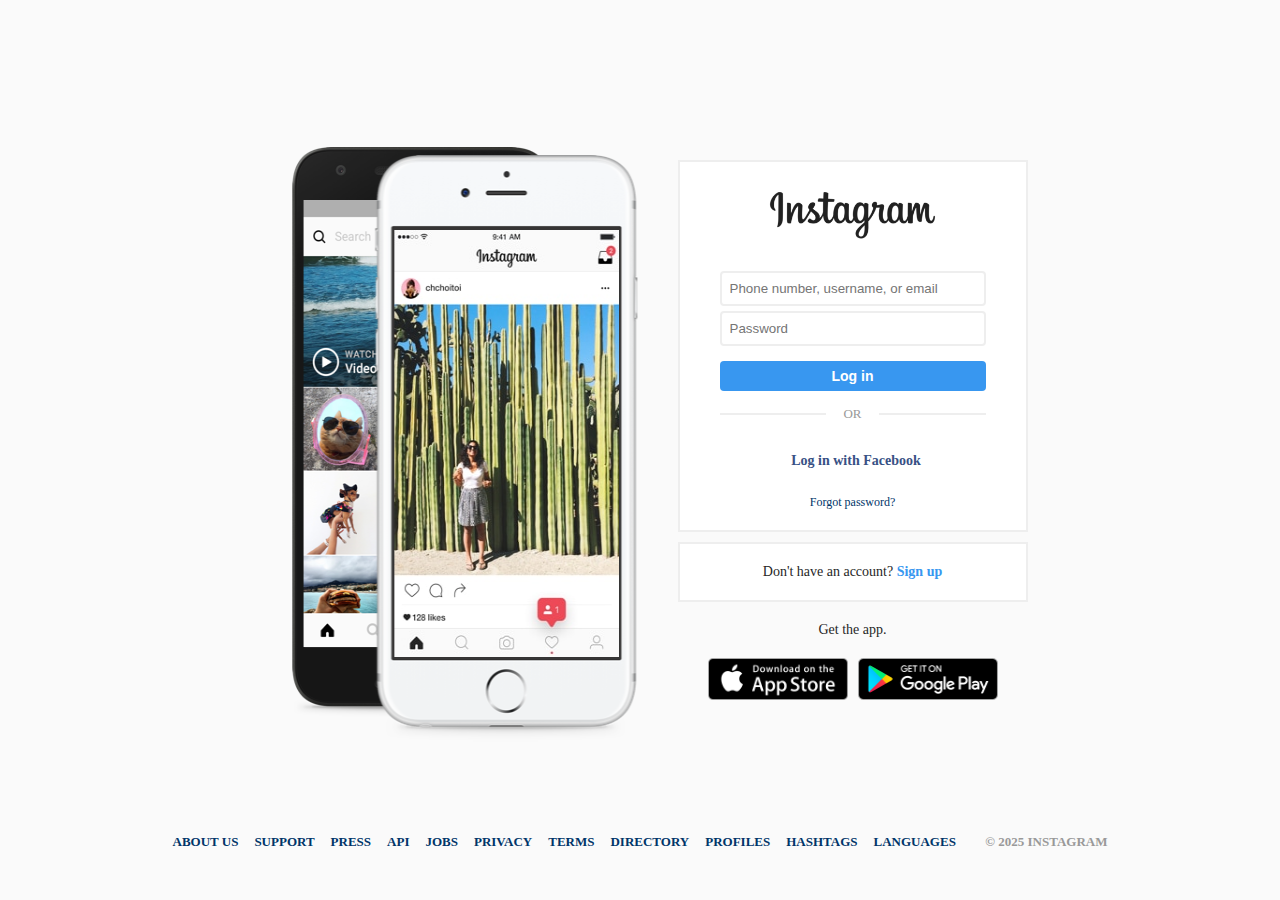
<file: Lab2/instagram/index.html>
<!DOCTYPE html>
<html lang="en">
  <head>
    <meta charset="UTF-8" />
    <link rel="stylesheet" href="index.css" />
    <title>Instagram</title>
  </head>

  <body>
    <div id="wrapper">
      <div class="container">
        <div class="phone-app-demo">
          <img src="./img/mobile-app.png" />
        </div>
        <div class="form-data">
          <form action="">
            <div class="logo">
              <img src="./img/logo.png" alt="logo" />
            </div>
            <input type="text" placeholder="Phone number, username, or email" />
            <input type="password" placeholder="Password" />
            <button class="form-btn" type="submit">Log in</button>
            <span class="has-separator">Or</span>
            <a class="facebook-login" href="#">
              <i class="fab fa-facebook-square"></i> Log in with Facebook
            </a>
            <a class="password-reset" href="#">Forgot password?</a>
          </form>
          <div class="sign-up">
            Don't have an account? <a href="#">Sign up</a>
          </div>
          <div class="get-the-app">
            <span>Get the app.</span>
            <div class="badges">
              <img src="./img/app-store.png" alt="app-store" />
              <img src="./img/google-play.png" alt="google-play" />
            </div>
          </div>
        </div>
      </div>

      <footer>
        <div class="container">
          <nav class="footer-nav">
            <ul>
              <li>
                <a href="#">About us</a>
              </li>
              <li>
                <a href="#">Support</a>
              </li>
              <li>
                <a href="#">Press</a>
              </li>
              <li>
                <a href="#">Api</a>
              </li>
              <li>
                <a href="#">Jobs</a>
              </li>
              <li>
                <a href="#">Privacy</a>
              </li>
              <li>
                <a href="#">Terms</a>
              </li>
              <li>
                <a href="#">Directory</a>
              </li>
              <li>
                <a href="#">Profiles</a>
              </li>
              <li>
                <a href="#">Hashtags</a>
              </li>
              <li>
                <a href="#">Languages</a>
              </li>
            </ul>
          </nav>
          <div class="copyright-notice">&copy 2025 Instagram</div>
        </div>
      </footer>
    </div>
  </body>
</html>
</file>
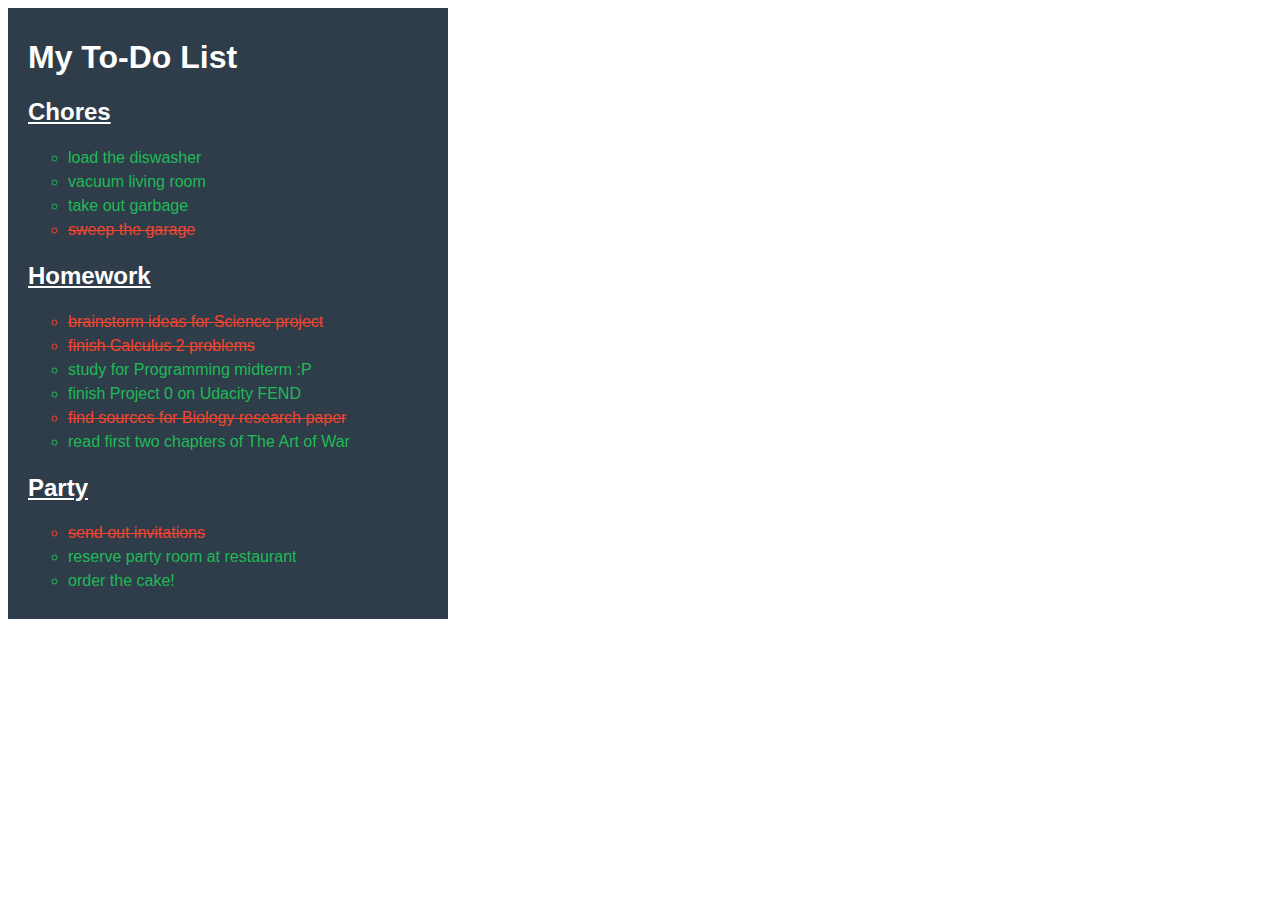
<file: Lab1/udacity/11.html>
<!DOCTYPE html>

<!-- Remember that you can use multiple CSS classes for the same element, but only one id. -->

<html>

<head>
    <meta charset="utf-8">
    <title>Using Attributes Quiz</title>
    <style>
        body {
            font-family: Arial;
        }

        #to-do-list {
            width: 400px;
            background: #2e3d49;
            padding: 10px 20px;
        }

        .title {
            color: #fff;
        }

        .underline {
            text-decoration: underline;
        }

        .list {
            list-style-type: circle;
            text-align: left;
            font-size: 16px;
            color: #1fba58;
            line-height: 24px;
        }

        .finished {
            color: #f4442f;
            text-decoration: line-through;
        }
    </style>
</head>

<body>
    <div id="to-do-list">
        <h1 class="title">My To-Do List</h1>
        <h2 class="title underline">Chores</h2>
        <ul class="list">
            <li>load the diswasher</li>
            <li>vacuum living room</li>
            <li>take out garbage</li>
            <li class="finished">sweep the garage</li>
        </ul>
        <h2 class="title underline">Homework</h2>
        <ul class="list">
            <li class="finished">brainstorm ideas for Science project</li>
            <li class="finished">finish Calculus 2 problems</li>
            <li>study for Programming midterm :P</li>
            <li>finish Project 0 on Udacity FEND</li>
            <li class="finished">find sources for Biology research paper</li>
            <li>read first two chapters of The Art of War</li>
        </ul>
        <h2 class="title underline">Party</h2>
        <ul class="list">
            <li class="finished">send out invitations</li>
            <li>reserve party room at restaurant</li>
            <li>order the cake!</li>
        </ul>
    </div>
</file>
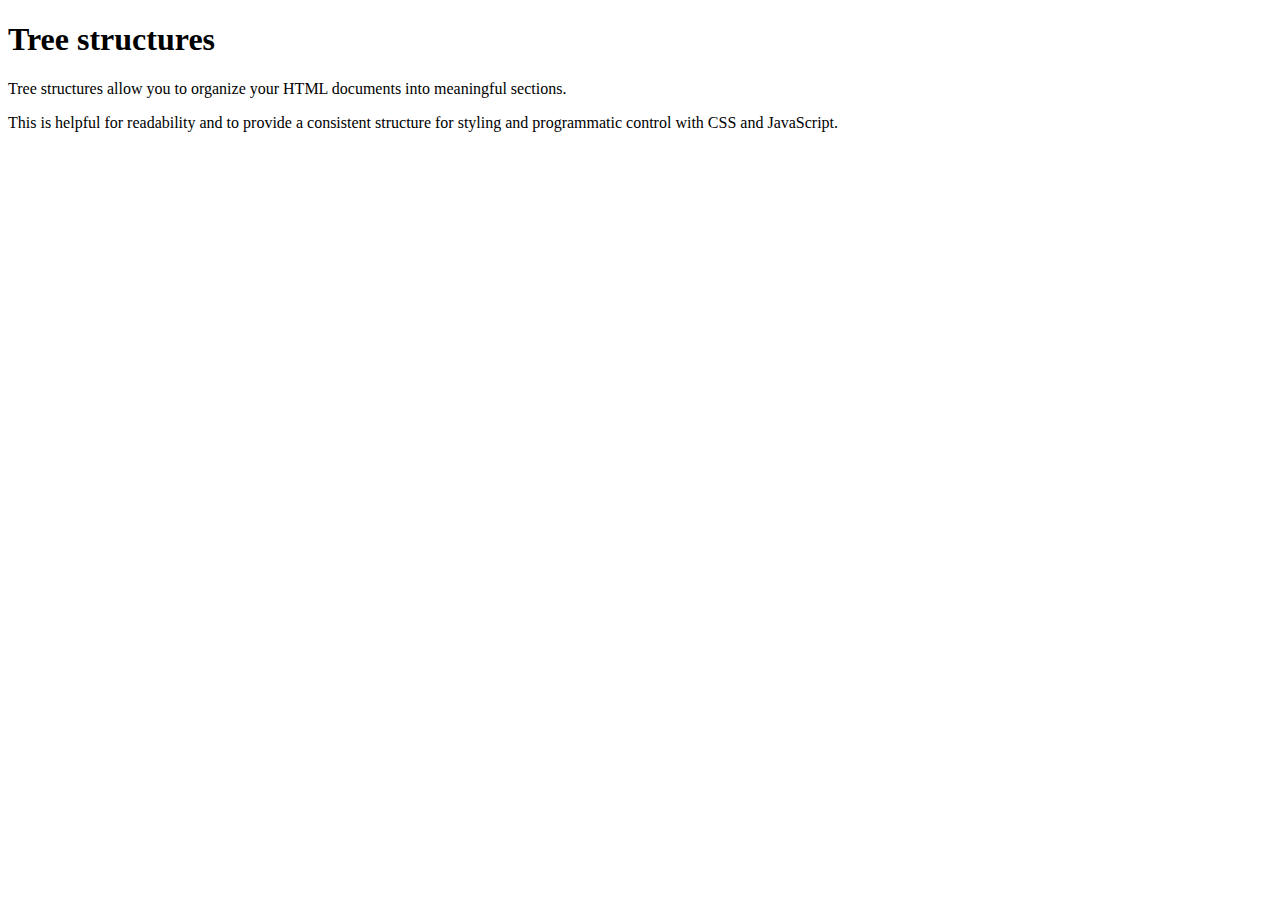
<file: Lab1/udacity/3.html>
<!DOCTYPE html>
<html lang="en">

<body>
  <h1>Tree structures</h1>
  <!-- Notice that I've closed the h1 tag first. When we open the div element on the next line, it's parent will be the body tag. -->
  <div>
    <p>Tree structures allow you to organize your HTML documents into meaningful sections.
    </p>
    <p> This is helpful for readability and to provide a consistent structure for styling and programmatic control with
      CSS and JavaScript.
    </p>
  </div>
</body>

</html>
</file>
<file: Lab2/instagram/index.css>
*,
*::before,
*::after {
  margin: 0;
  padding: 0;
  box-sizing: inherit;
}

html {
  font-size: 10px;
  box-sizing: border-box;
}

img {
  width: 100%;
  max-width: 100%;
  height: 100%;

}

a {
  text-decoration: none;
}

body {
  background-color: #fafafa;
}

#wrapper {
  width: 100%;
  height: 100vh;
  display: flex;
  flex-direction: column;
  justify-content: space-between;
  padding-top: 10rem;
}

.container {
  width: 100%;
  max-width: 93.5rem;
  margin: 3rem auto 0;
}

#wrapper > .container {
  display: flex;
  padding: 0 8rem;
}

.phone-app-demo {
  height: 61.8rem;


}

.form-data {
  width: 100%;
  max-width: 35rem;
  margin-top: 3rem;
}

.form-data form {
  background-color: #fff;
  border: 2px solid #eee;
  display: flex;
  flex-direction: column;
  padding: 2rem 4rem;
  text-align: center;
}

.logo img {
  width: 17.5rem;
  margin-bottom: 2.5rem;
}

.form-data form input {
  padding: 0.8rem;
  margin-bottom: 0.5rem;
  border: 2px solid #eee;
  border-radius: 0.4rem;
}

.form-btn {
  margin: 1rem 0 1.5rem;
  height: 3rem;
  background-color: #3897f0;
  font-size: 1.4rem;
  font-weight: bold;
  color: #fff;
  border: none;
  border-radius: 0.4rem;
  cursor: pointer;
}

.has-separator {
  font-size: 1.3rem;
  color: #999999;
  text-transform: uppercase;
  position: relative;
  margin-bottom: 2.5rem;
}

.has-separator::before,
.has-separator::after {
  content: "";
  position: absolute;
  background-color: #eee;
  width: 40%;
  height: 2px;
  top: 50%;
  transform: translateY(-50%);
}

.has-separator::before {
  left: 0;
}

.has-separator::after {
  right: 0;
}

.facebook-login {
  font-size: 1.4rem;
  font-weight: bold;
  color: #385185;
  margin-bottom: 2.5rem;
}

.facebook-login i {
  font-size: 2rem;
  margin-right: 0.7rem;
}

.password-reset {
  font-size: 1.2rem;
  color: #003569;
}

.sign-up {
  text-align: center;
  font-size: 1.4rem;
  color: #262626;
  padding: 2rem 0;
  background-color: #fff;
  border: 2px solid #eee;
  margin: 1rem 0;
}

.sign-up a {
  color: #3897f0;
  font-weight: bold;
}

.get-the-app {
  font-size: 1.4rem;
  text-align: center;
}

.get-the-app span {
  display: block;
  margin: 2rem 0;
  color: #262626;
}

.badges {
  width: 100%;
  display: flex;
  justify-content: center;
}

.badges img {
  max-width: 14rem;
  cursor: pointer;
}

.badges img:first-child {
  margin-right: 1rem;
}

footer {
  padding: 5rem 0;
}

footer .container {
  display: flex;
  justify-content: space-between;
  font-weight: bold;
  text-transform: uppercase;
  font-size: 1.3rem;
  margin-top: 0;
  flex-wrap: wrap;
}

.footer-nav ul {
  display: flex;
  flex-wrap: wrap;
  list-style: none;
}

.footer-nav ul li {
  margin-right: 1.6rem;
}

.footer-nav ul li a {
  color: #003569;
}

.copyright-notice {
  color: #999999;
}
</file>
